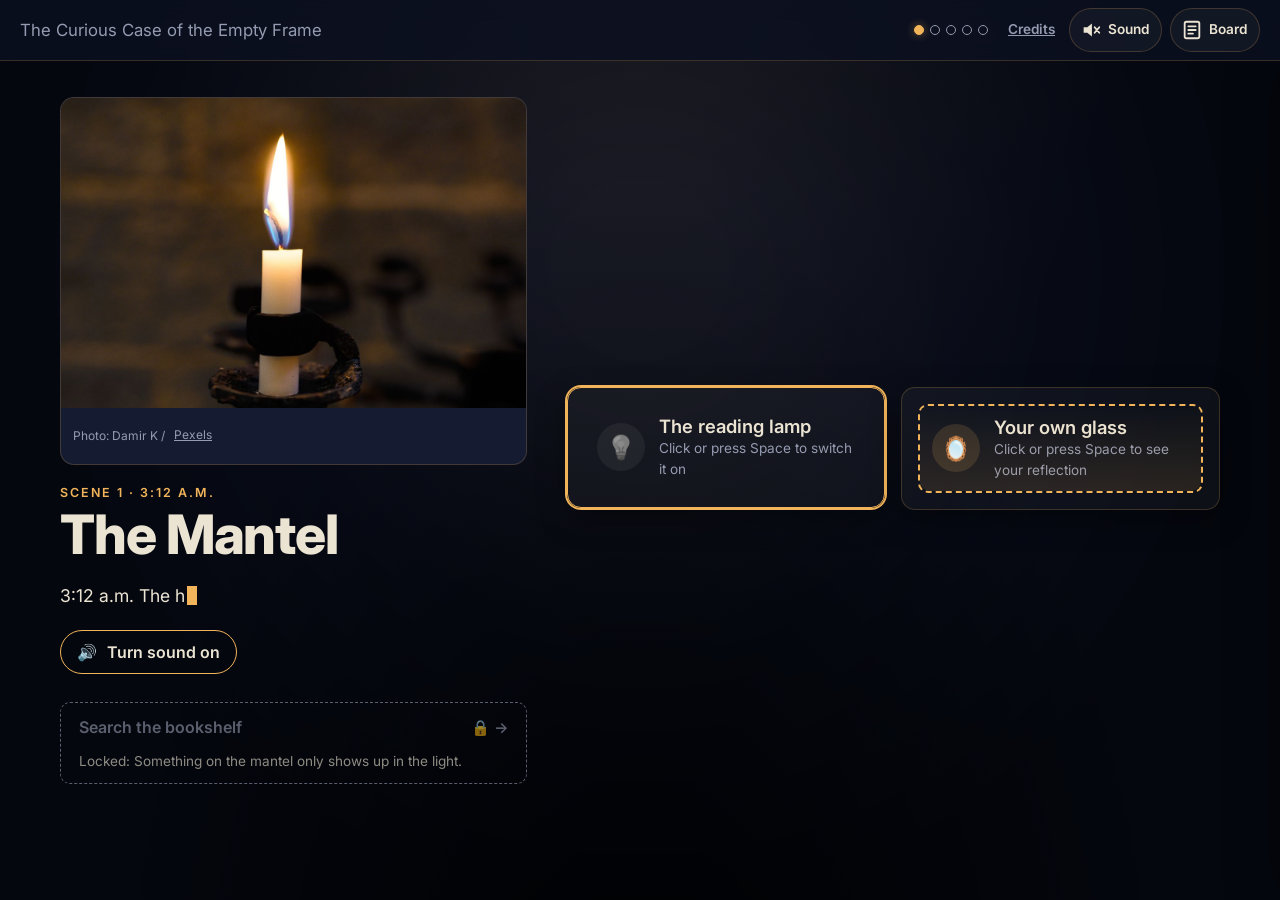
<file: index.html>
<!doctype html>
<html lang="en">
<head>
  <meta charset="utf-8">
  <meta name="viewport" content="width=device-width, initial-scale=1">
  <title>The Curious Case of the Empty Frame</title>
  <meta name="description" content="An interactive discovery mystery: you are a picture frame that wakes up empty at 3:12 a.m.">

  <link rel="preconnect" href="https://fonts.googleapis.com">
  <link rel="preconnect" href="https://fonts.gstatic.com" crossorigin>
  <link href="https://fonts.googleapis.com/css2?family=Inter:wght@400;600;800&display=swap" rel="stylesheet">

  <link rel="stylesheet" href="css/main.css">
  <link rel="stylesheet" href="css/scenes.css">
  <link rel="stylesheet" href="css/animations.css">

  <script src="js/state.js" defer></script>
  <script src="js/interactions.js" defer></script>
  <script src="js/ui.js" defer></script>
  <script src="js/scenes.js" defer></script>
</head>
<body class="theme-mantel">
  <a class="skip-link" href="#scene-container">Skip to the scene</a>

  <header class="topbar">
    <p class="topbar__title" id="game-title">The Curious Case of the Empty Frame</p>

    <nav class="topbar__nav" aria-label="Investigation tools">
      <ol class="progress" id="progress" aria-label="Investigation progress"></ol>

      <a class="topbar__link" href="credits.html">Credits</a>

      <button class="icon-btn icon-btn--labelled" id="audio-toggle" type="button" aria-pressed="false" aria-label="Ambient sound: off">
        <svg class="icon-btn__icon icon-btn__icon--off" viewBox="0 0 24 24" aria-hidden="true"><path d="M4 9h4l5-4v14l-5-4H4z" fill="currentColor"/><path d="M16 9l5 6M21 9l-5 6" stroke="currentColor" stroke-width="2" stroke-linecap="round"/></svg>
        <svg class="icon-btn__icon icon-btn__icon--on" viewBox="0 0 24 24" aria-hidden="true"><path d="M4 9h4l5-4v14l-5-4H4z" fill="currentColor"/><path d="M16 8.5a5 5 0 0 1 0 7M18.5 6a8.5 8.5 0 0 1 0 12" stroke="currentColor" stroke-width="2" fill="none" stroke-linecap="round"/></svg>
        <span class="icon-btn__text" aria-hidden="true">Sound</span>
      </button>

      <button class="icon-btn icon-btn--labelled icon-btn--journal" id="journal-toggle" type="button" aria-controls="evidence-board" aria-expanded="false" aria-label="Open the evidence board">
        <svg class="icon-btn__icon" viewBox="0 0 24 24" aria-hidden="true"><rect x="4" y="3" width="16" height="18" rx="2" fill="none" stroke="currentColor" stroke-width="2"/><path d="M8 8h8M8 12h8M8 16h5" stroke="currentColor" stroke-width="2" stroke-linecap="round"/></svg>
        <span class="icon-btn__text" aria-hidden="true">Board</span>
        <span class="icon-btn__badge" id="journal-count" aria-hidden="true">0</span>
      </button>
    </nav>
  </header>

  <main class="stage-wrap">
    <div id="scene-container" class="scene-container" tabindex="-1" aria-live="polite">
      <p class="loading">Waking up…</p>
    </div>
  </main>

  <div class="board-backdrop" id="board-backdrop" hidden></div>
  <div class="board" id="evidence-board" role="dialog" aria-modal="true" aria-labelledby="board-title">
    <header class="board__header">
      <h2 class="board__title" id="board-title">Evidence Board</h2>
      <button class="icon-btn board__close" id="board-close" type="button" aria-label="Close the evidence board">
        <svg class="icon-btn__icon" viewBox="0 0 24 24" aria-hidden="true"><path d="M6 6l12 12M18 6L6 18" stroke="currentColor" stroke-width="2" stroke-linecap="round"/></svg>
      </button>
    </header>

    <section class="board__section">
      <h3 class="board__heading">Path</h3>
      <p class="board__path" id="board-path"></p>
    </section>

    <section class="board__section">
      <h3 class="board__heading">Rooms</h3>
      <ul class="board__rooms" id="board-rooms"></ul>
    </section>

    <section class="board__section">
      <h3 class="board__heading">Clues &amp; evidence</h3>
      <ul class="board__clues" id="board-clues"></ul>
    </section>

    <section class="board__section">
      <h3 class="board__heading">Discoveries</h3>
      <ol class="board__log" id="board-log" aria-live="polite"></ol>
    </section>
  </div>

  <dialog class="continue" id="continue-dialog" aria-labelledby="continue-title">
    <h2 class="continue__title" id="continue-title">Continue your investigation?</h2>
    <p class="continue__body" id="continue-body"></p>
    <div class="continue__actions">
      <button class="btn btn--primary" id="continue-yes" type="button">Continue</button>
      <button class="btn btn--ghost" id="continue-no" type="button">Start over</button>
    </div>
  </dialog>

  <div class="transition-overlay" id="transition-overlay" aria-hidden="true">
    <div class="transition-overlay__grain"></div>
    <div class="transition-overlay__flicker"></div>
  </div>

  <div class="toast-region" id="toast-region" role="status" aria-live="polite"></div>
</body>
</html>
</file>
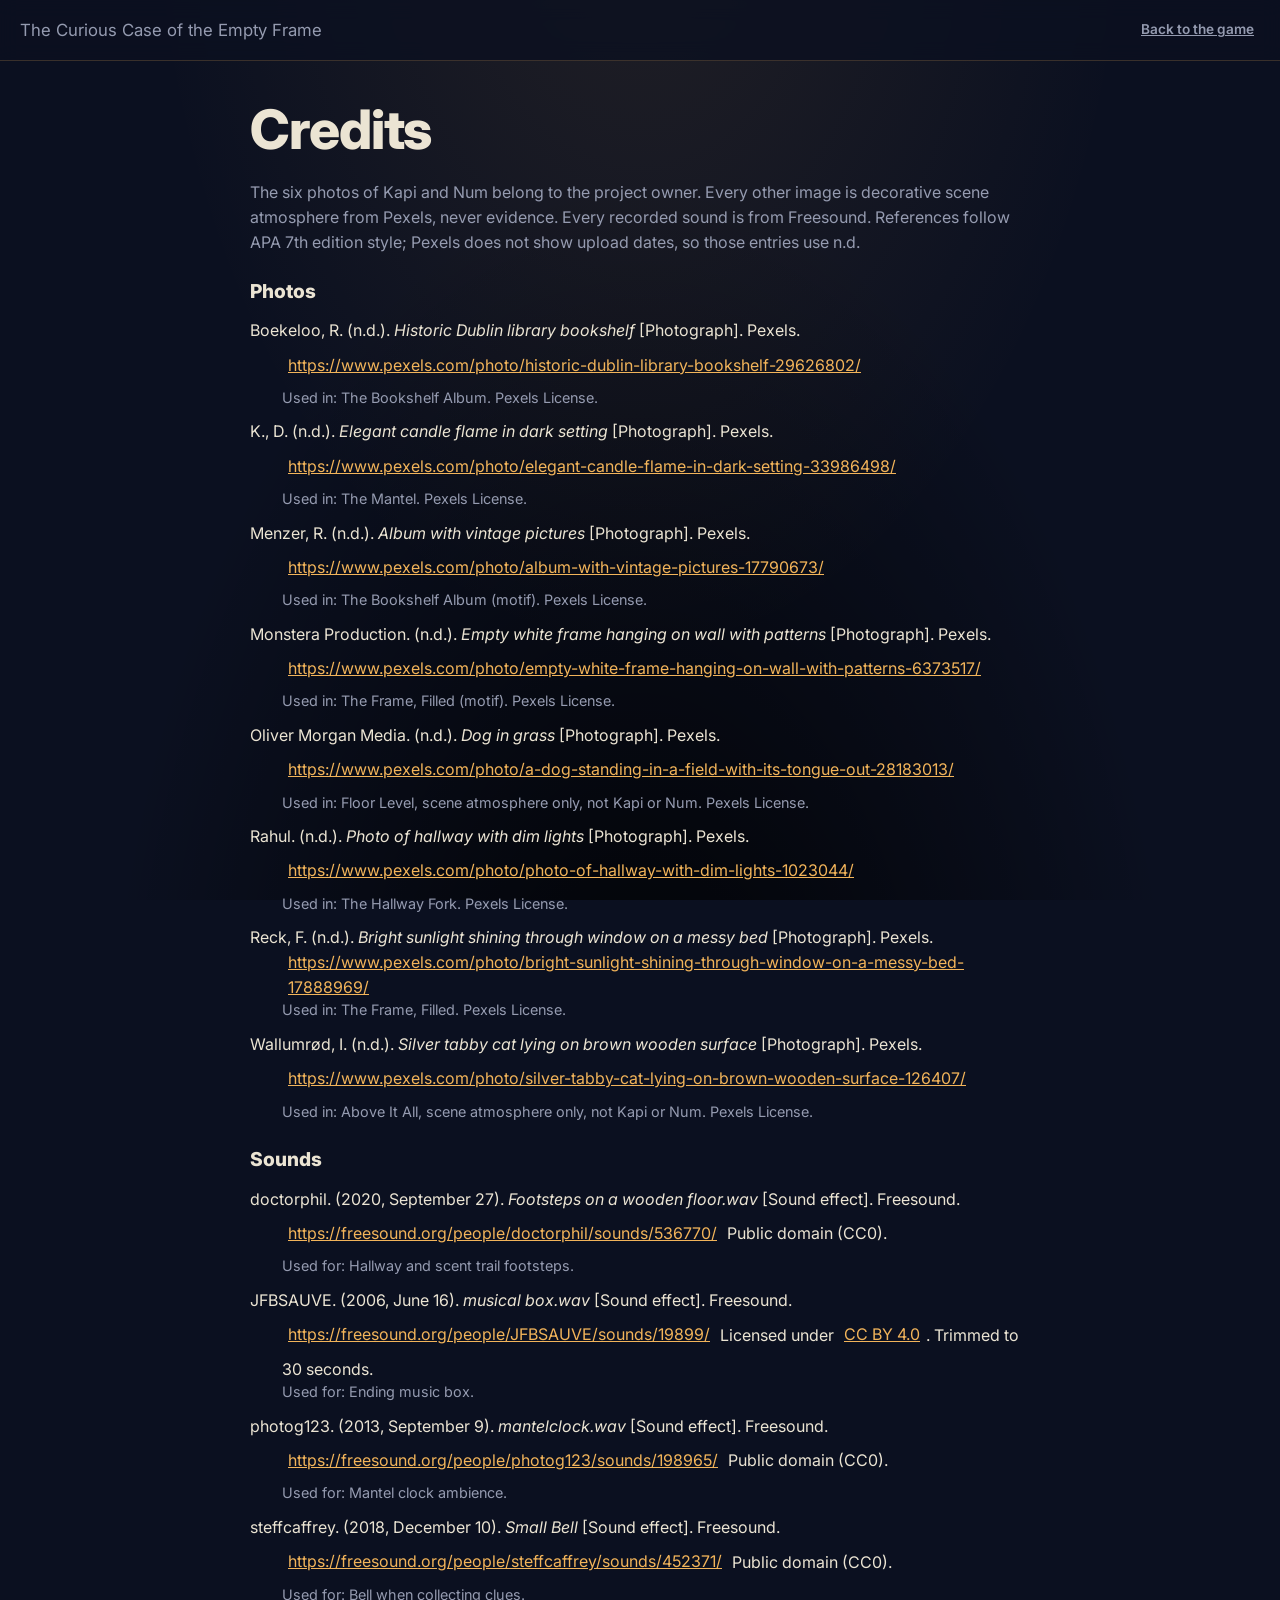
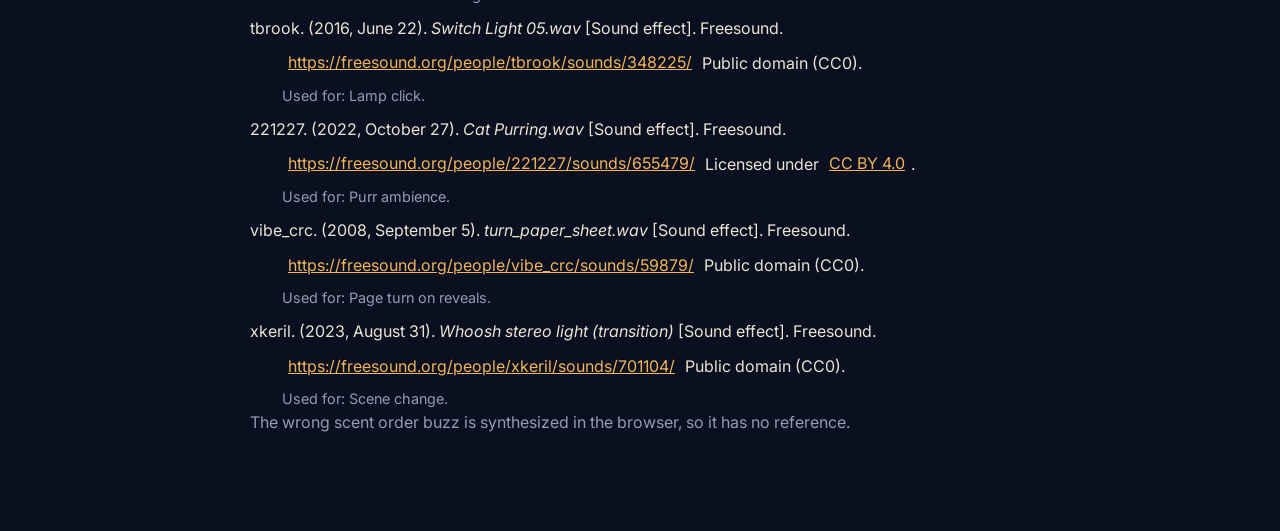
<file: credits.html>
<!doctype html>
<html lang="en">
<head>
  <meta charset="utf-8">
  <meta name="viewport" content="width=device-width, initial-scale=1">
  <title>Credits · The Curious Case of the Empty Frame</title>
  <link rel="preconnect" href="https://fonts.googleapis.com">
  <link rel="preconnect" href="https://fonts.gstatic.com" crossorigin>
  <link href="https://fonts.googleapis.com/css2?family=Inter:wght@400;600;800&display=swap" rel="stylesheet">
  <link rel="stylesheet" href="css/main.css">
  <link rel="stylesheet" href="css/scenes.css">
</head>
<body class="theme-mantel">
  <header class="topbar">
    <p class="topbar__title">The Curious Case of the Empty Frame</p>
    <nav class="topbar__nav" aria-label="Site">
      <a class="topbar__link" href="index.html">Back to the game</a>
    </nav>
  </header>

  <main class="stage-wrap credits">
    <h1 class="scene__title">Credits</h1>
    <p class="credits__intro">The six photos of Kapi and Num belong to the project owner. Every other image is decorative scene atmosphere from Pexels, never evidence. Every recorded sound is from Freesound. References follow APA 7th edition style; Pexels does not show upload dates, so those entries use n.d.</p>

    <section class="credits__section" aria-labelledby="credits-photos">
      <h2 class="credits__heading" id="credits-photos">Photos</h2>
      <ul class="credits__list credits__list--refs">
        <li>Boekeloo, R. (n.d.). <em>Historic Dublin library bookshelf</em> [Photograph]. Pexels. <a href="https://www.pexels.com/photo/historic-dublin-library-bookshelf-29626802/">https://www.pexels.com/photo/historic-dublin-library-bookshelf-29626802/</a> <span class="credits__use">Used in: The Bookshelf Album. Pexels License.</span></li>
        <li>K., D. (n.d.). <em>Elegant candle flame in dark setting</em> [Photograph]. Pexels. <a href="https://www.pexels.com/photo/elegant-candle-flame-in-dark-setting-33986498/">https://www.pexels.com/photo/elegant-candle-flame-in-dark-setting-33986498/</a> <span class="credits__use">Used in: The Mantel. Pexels License.</span></li>
        <li>Menzer, R. (n.d.). <em>Album with vintage pictures</em> [Photograph]. Pexels. <a href="https://www.pexels.com/photo/album-with-vintage-pictures-17790673/">https://www.pexels.com/photo/album-with-vintage-pictures-17790673/</a> <span class="credits__use">Used in: The Bookshelf Album (motif). Pexels License.</span></li>
        <li>Monstera Production. (n.d.). <em>Empty white frame hanging on wall with patterns</em> [Photograph]. Pexels. <a href="https://www.pexels.com/photo/empty-white-frame-hanging-on-wall-with-patterns-6373517/">https://www.pexels.com/photo/empty-white-frame-hanging-on-wall-with-patterns-6373517/</a> <span class="credits__use">Used in: The Frame, Filled (motif). Pexels License.</span></li>
        <li>Oliver Morgan Media. (n.d.). <em>Dog in grass</em> [Photograph]. Pexels. <a href="https://www.pexels.com/photo/a-dog-standing-in-a-field-with-its-tongue-out-28183013/">https://www.pexels.com/photo/a-dog-standing-in-a-field-with-its-tongue-out-28183013/</a> <span class="credits__use">Used in: Floor Level, scene atmosphere only, not Kapi or Num. Pexels License.</span></li>
        <li>Rahul. (n.d.). <em>Photo of hallway with dim lights</em> [Photograph]. Pexels. <a href="https://www.pexels.com/photo/photo-of-hallway-with-dim-lights-1023044/">https://www.pexels.com/photo/photo-of-hallway-with-dim-lights-1023044/</a> <span class="credits__use">Used in: The Hallway Fork. Pexels License.</span></li>
        <li>Reck, F. (n.d.). <em>Bright sunlight shining through window on a messy bed</em> [Photograph]. Pexels. <a href="https://www.pexels.com/photo/bright-sunlight-shining-through-window-on-a-messy-bed-17888969/">https://www.pexels.com/photo/bright-sunlight-shining-through-window-on-a-messy-bed-17888969/</a> <span class="credits__use">Used in: The Frame, Filled. Pexels License.</span></li>
        <li>Wallumrød, I. (n.d.). <em>Silver tabby cat lying on brown wooden surface</em> [Photograph]. Pexels. <a href="https://www.pexels.com/photo/silver-tabby-cat-lying-on-brown-wooden-surface-126407/">https://www.pexels.com/photo/silver-tabby-cat-lying-on-brown-wooden-surface-126407/</a> <span class="credits__use">Used in: Above It All, scene atmosphere only, not Kapi or Num. Pexels License.</span></li>
      </ul>
    </section>

    <section class="credits__section" aria-labelledby="credits-sounds">
      <h2 class="credits__heading" id="credits-sounds">Sounds</h2>
      <ul class="credits__list credits__list--refs">
        <li>doctorphil. (2020, September 27). <em>Footsteps on a wooden floor.wav</em> [Sound effect]. Freesound. <a href="https://freesound.org/people/doctorphil/sounds/536770/">https://freesound.org/people/doctorphil/sounds/536770/</a> Public domain (CC0). <span class="credits__use">Used for: Hallway and scent trail footsteps.</span></li>
        <li>JFBSAUVE. (2006, June 16). <em>musical box.wav</em> [Sound effect]. Freesound. <a href="https://freesound.org/people/JFBSAUVE/sounds/19899/">https://freesound.org/people/JFBSAUVE/sounds/19899/</a> Licensed under <a href="https://creativecommons.org/licenses/by/4.0/">CC BY 4.0</a>. Trimmed to 30 seconds. <span class="credits__use">Used for: Ending music box.</span></li>
        <li>photog123. (2013, September 9). <em>mantelclock.wav</em> [Sound effect]. Freesound. <a href="https://freesound.org/people/photog123/sounds/198965/">https://freesound.org/people/photog123/sounds/198965/</a> Public domain (CC0). <span class="credits__use">Used for: Mantel clock ambience.</span></li>
        <li>steffcaffrey. (2018, December 10). <em>Small Bell</em> [Sound effect]. Freesound. <a href="https://freesound.org/people/steffcaffrey/sounds/452371/">https://freesound.org/people/steffcaffrey/sounds/452371/</a> Public domain (CC0). <span class="credits__use">Used for: Bell when collecting clues.</span></li>
        <li>tbrook. (2016, June 22). <em>Switch Light 05.wav</em> [Sound effect]. Freesound. <a href="https://freesound.org/people/tbrook/sounds/348225/">https://freesound.org/people/tbrook/sounds/348225/</a> Public domain (CC0). <span class="credits__use">Used for: Lamp click.</span></li>
        <li>221227. (2022, October 27). <em>Cat Purring.wav</em> [Sound effect]. Freesound. <a href="https://freesound.org/people/221227/sounds/655479/">https://freesound.org/people/221227/sounds/655479/</a> Licensed under <a href="https://creativecommons.org/licenses/by/4.0/">CC BY 4.0</a>. <span class="credits__use">Used for: Purr ambience.</span></li>
        <li>vibe_crc. (2008, September 5). <em>turn_paper_sheet.wav</em> [Sound effect]. Freesound. <a href="https://freesound.org/people/vibe_crc/sounds/59879/">https://freesound.org/people/vibe_crc/sounds/59879/</a> Public domain (CC0). <span class="credits__use">Used for: Page turn on reveals.</span></li>
        <li>xkeril. (2023, August 31). <em>Whoosh stereo light (transition)</em> [Sound effect]. Freesound. <a href="https://freesound.org/people/xkeril/sounds/701104/">https://freesound.org/people/xkeril/sounds/701104/</a> Public domain (CC0). <span class="credits__use">Used for: Scene change.</span></li>
      </ul>
      <p class="credits__intro">The wrong scent order buzz is synthesized in the browser, so it has no reference.</p>
    </section>
  </main>
</body>
</html>
</file>
<file: css/main.css>
*,
*::before,
*::after {
  box-sizing: border-box;
}

:root {

  --font-ui: 'Inter', system-ui, -apple-system, "Segoe UI", Helvetica, Arial, sans-serif;
  --font-display: var(--font-ui);
  --font-narration: var(--font-ui);
  --radius: 14px;
  --radius-sm: 10px;
  --gutter: 16px;
  --topbar-h: 60px;
  --tap: 44px;

  --bg: #0d1220;
  --bg-2: #161d33;
  --fg: #ece6d8;
  --muted: #9aa0b5;
  --accent: #f2b45a;
  --accent-ink: #1a1206;
  --card: rgba(255, 255, 255, 0.05);
  --card-border: rgba(242, 180, 90, 0.22);
  --glow: rgba(242, 180, 90, 0.45);
  --texture: none;
  --shadow: 0 10px 30px rgba(0, 0, 0, 0.35);
}

html {
  -webkit-text-size-adjust: 100%;
}

body {
  margin: 0;
  min-height: 100vh;
  min-height: 100dvh;
  font-family: var(--font-ui);
  font-size: 1rem;
  line-height: 1.55;
  color: var(--fg);
  background-color: var(--bg);
  background-image: var(--texture);
  background-attachment: fixed;
  overflow-x: hidden;
}

img {
  display: block;
  max-width: 100%;
}

button {
  font: inherit;
  color: inherit;
}

h1,
h2,
h3,
p {
  margin: 0;
}

h1,
h2,
h3 {
  font-family: var(--font-ui);
}

:focus-visible {
  outline: 3px solid var(--accent);
  outline-offset: 3px;
}

.visually-hidden {
  position: absolute !important;
  width: 1px;
  height: 1px;
  padding: 0;
  margin: -1px;
  overflow: hidden;
  clip: rect(0 0 0 0);
  white-space: nowrap;
  border: 0;
}

.skip-link {
  position: absolute;
  left: var(--gutter);
  top: -100px;
  z-index: 100;
  padding: 10px 14px;
  border-radius: var(--radius-sm);
  background: var(--accent);
  color: var(--accent-ink);
  font-weight: 600;
  text-decoration: none;
}

.skip-link:focus {
  top: 10px;
}

[hidden] {
  display: none !important;
}

.topbar {
  position: sticky;
  top: 0;
  z-index: 55;
  display: flex;
  align-items: center;
  justify-content: space-between;
  gap: 12px;
  min-height: var(--topbar-h);
  padding: 8px var(--gutter);
  background: color-mix(in srgb, var(--bg) 82%, transparent);
  backdrop-filter: blur(10px);
  -webkit-backdrop-filter: blur(10px);
  border-bottom: 1px solid var(--card-border);
}

.topbar__title {
  flex: 1 1 auto;
  min-width: 0;
  overflow: hidden;
  font-family: var(--font-display);
  font-size: 0.95rem;
  white-space: nowrap;
  text-overflow: ellipsis;
  color: var(--muted);
}

.topbar__nav {
  display: flex;
  flex: 0 0 auto;
  align-items: center;
  gap: 8px;
}

.icon-btn {
  position: relative;
  display: inline-grid;
  place-items: center;
  width: var(--tap);
  height: var(--tap);
  padding: 0;
  border: 1px solid var(--card-border);
  border-radius: 50%;
  background: var(--card);
  color: var(--fg);
  cursor: pointer;
}

.icon-btn__icon {
  width: 22px;
  height: 22px;
}

.icon-btn__icon--on,
.icon-btn.is-on .icon-btn__icon--off {
  display: none;
}

.icon-btn.is-on .icon-btn__icon--on {
  display: block;
}

.icon-btn.is-on {
  border-color: var(--accent);
  color: var(--accent);
}

.icon-btn__badge {
  position: absolute;
  top: -4px;
  right: -4px;
  min-width: 20px;
  height: 20px;
  padding: 0 5px;
  border-radius: 10px;
  background: var(--accent);
  color: var(--accent-ink);
  font-size: 0.72rem;
  font-weight: 600;
  line-height: 20px;
  text-align: center;
}

.icon-btn__badge.is-empty {
  display: none;
}

.progress {
  display: none;
  gap: 6px;
  margin: 0 6px 0 0;
  padding: 0;
  list-style: none;
}

.progress__dot {
  width: 10px;
  height: 10px;
  border: 1.5px solid var(--muted);
  border-radius: 50%;
}

.progress__dot.is-visited {
  background: var(--muted);
}

.progress__dot.is-current {
  border-color: var(--accent);
  background: var(--accent);
  box-shadow: 0 0 10px var(--glow);
}

.stage-wrap {
  width: 100%;
  max-width: 1200px;
  margin: 0 auto;
  padding: 20px var(--gutter) 96px;
}

.scene-container {
  outline: none;
}

.loading {
  padding: 40vh 0;
  text-align: center;
  font-family: var(--font-narration);
  color: var(--muted);
}

.scene {
  position: relative;
  display: grid;
  gap: 28px;
}

.scene__side {
  display: contents;
}

.scene__intro {
  order: 1;
  display: grid;
  align-content: start;
  gap: 18px;
}

.scene__stage {
  order: 2;
}

.scene__exits {
  order: 3;
}

.scene__kicker {
  font-size: 0.78rem;
  font-weight: 600;
  letter-spacing: 0.16em;
  text-transform: uppercase;
  color: var(--accent);
}

.scene__title {
  margin-top: 4px;
  font-family: var(--font-display);
  font-size: clamp(2rem, 8vw, 3.4rem);
  font-weight: 800;
  letter-spacing: -0.02em;
  line-height: 1.05;
  outline: none;
}

.scene__narration {
  font-family: var(--font-narration);
  font-size: 1.05rem;
  line-height: 1.75;
  cursor: pointer;
}

.scene__narration.is-typed {
  cursor: auto;
}

.typewriter__cursor {
  display: inline-block;
  width: 0.55em;
  height: 1.1em;
  margin-left: 2px;
  vertical-align: -0.15em;
  background: var(--accent);
}

.scene__stage {
  display: grid;
  grid-template-columns: 1fr;
  align-items: start;
  gap: 16px;
}

.scene__exits {
  display: grid;
  gap: 10px;
  margin-top: 6px;
}

.obj {
  position: relative;
  min-width: 0;
  padding: 16px;
  border: 1px solid var(--card-border);
  border-radius: var(--radius);
  background: var(--card);
  box-shadow: var(--shadow);
}

.obj--magnifier,
.obj--sequence,
.obj--timeline {
  grid-column: 1 / -1;
}

.obj__trigger {
  display: grid;
  grid-template-columns: auto 1fr;
  grid-template-areas:
    'icon label'
    'icon hint';
  align-items: center;
  column-gap: 14px;
  width: 100%;
  min-height: 64px;
  padding: 10px 12px;
  border: 1px solid transparent;
  border-radius: var(--radius-sm);
  background: transparent;
  text-align: left;
  cursor: pointer;
}

.obj__icon {
  grid-area: icon;
  display: inline-grid;
  place-items: center;
  width: 48px;
  height: 48px;
  border-radius: 50%;
  background: color-mix(in srgb, var(--accent) 14%, transparent);
  font-size: 1.5rem;
}

.obj__label {
  grid-area: label;
  font-family: var(--font-display);
  font-size: 1.15rem;
  font-weight: 600;
  line-height: 1.25;
}

.obj__hint {
  grid-area: hint;
  font-size: 0.85rem;
  color: var(--muted);
}

.obj__head {
  display: grid;
  grid-template-columns: auto 1fr;
  grid-template-areas:
    'icon label'
    'icon hint';
  align-items: center;
  column-gap: 14px;
  padding: 10px 12px 0;
}

.obj.is-revealed .obj__trigger {
  cursor: default;
}

.obj.is-revealed .obj__hint {
  visibility: hidden;
}

.obj__reveal {
  display: grid;
  gap: 12px;
  margin-top: 12px;
}

.obj__text {
  line-height: 1.6;
}

.obj__figure {
  margin: 0;
  overflow: hidden;
  border-radius: var(--radius-sm);
  background: var(--bg-2);
}

.obj__figure img {
  width: 100%;
  aspect-ratio: 4 / 5;
  object-fit: cover;
}

.obj__trigger--peek {
  position: relative;
  overflow: hidden;
}

.obj__cover {
  position: absolute;
  inset: 0;
  border-radius: inherit;
  background: linear-gradient(180deg, transparent, color-mix(in srgb, var(--accent) 12%, transparent));
  pointer-events: none;
}

.obj.is-revealed .obj__cover {
  opacity: 0;
}

.scene-hero,
.scene-motif {
  margin: 0;
  overflow: hidden;
  border: 1px solid var(--card-border);
  border-radius: var(--radius);
  background: var(--bg-2);
}

.scene-hero img {
  width: 100%;
  aspect-ratio: 3 / 2;
  object-fit: cover;
}

.scene-motif {
  max-width: 320px;
}

.scene-motif img {
  width: 100%;
  aspect-ratio: 4 / 3;
  object-fit: cover;
}

.scene-hero__caption,
.scene-motif__caption {
  padding: 6px 12px;
  font-size: 0.75rem;
  color: var(--muted);
}

.scene-hero__caption a,
.scene-motif__caption a {
  color: inherit;
}

.scene-hero__note {
  font-weight: 600;
  color: var(--fg);
}

.sound-prompt {
  display: inline-flex;
  align-items: center;
  justify-self: start;
  gap: 10px;
  min-height: var(--tap);
  padding: 8px 16px;
  border: 1px solid var(--accent);
  border-radius: 999px;
  background: transparent;
  color: var(--fg);
  font-weight: 600;
  cursor: pointer;
}

.sound-prompt.is-on {
  background: color-mix(in srgb, var(--accent) 18%, transparent);
}

.sound-prompt.is-loading,
.icon-btn.is-loading {
  cursor: progress;
  opacity: 0.75;
}

.topbar__link {
  display: inline-grid;
  place-items: center;
  min-height: var(--tap);
  padding: 0 6px;
  color: var(--muted);
  font-size: 0.85rem;
  font-weight: 600;
}

.obj:not(.is-revealed) .obj__trigger:focus-visible,
.drag-item:focus-visible,
.album__spot:not(.is-examined):focus-visible,
.trail__spot:not(.is-found):focus-visible {
  outline: 3px solid var(--accent);
  outline-offset: 3px;
}

.credits {
  display: grid;
  gap: 22px;
  max-width: 820px;
}

.credits__intro {
  color: var(--muted);
}

.credits__heading {
  font-size: 1.2rem;
  font-weight: 800;
}

.credits__list {
  display: grid;
  gap: 10px;
  margin: 12px 0 0;
  padding-left: 18px;
}

.credits__list a {
  color: var(--accent);
}

.credits__list--refs {
  list-style: none;
  padding-left: 0;
}

.credits__list--refs li {
  padding-left: 2em;
  text-indent: -2em;
}

.credits__use {
  display: block;
  text-indent: 0;
  color: var(--muted);
  font-size: 0.9rem;
}

.drag-zone {
  position: relative;
  margin-top: 12px;
  min-height: 190px;
  overflow: hidden;
  border-radius: var(--radius-sm);
}

.drag-zone__under {
  min-height: 190px;
  padding: 14px;
  border: 1.5px dashed var(--card-border);
  border-radius: var(--radius-sm);
}

.drag-zone__under .obj__reveal {
  margin-top: 0;
}

.drag-zone__placeholder {
  display: grid;
  place-items: center;
  min-height: 160px;
  font-family: var(--font-display);
  font-size: 3rem;
  color: var(--muted);
  opacity: 0.4;
}

.drag-item {
  position: absolute;
  top: 50%;
  left: 50%;
  z-index: 2;
  display: grid;
  place-items: center;
  align-content: center;
  gap: 6px;
  width: min(220px, 80%);
  height: 160px;
  padding: 12px;
  border: 1px solid rgba(0, 0, 0, 0.25);
  border-radius: var(--radius-sm);
  background: var(--bg-2);
  box-shadow: 0 14px 30px rgba(0, 0, 0, 0.35);
  cursor: grab;
  touch-action: none;
  user-select: none;
  -webkit-user-select: none;
  transform: translate(calc(-50% + var(--drag-x, 0px)), calc(-50% + var(--drag-y, 0px)));
}

.drag-item.is-dragging {
  cursor: grabbing;
}

.drag-item.is-lifted {
  opacity: 0;
  pointer-events: none;
}

.drag-item.is-gone {
  visibility: hidden;
}

.drag-item__icon {
  font-size: 1.8rem;
}

.drag-item__label {
  font-size: 0.85rem;
  font-weight: 600;
  text-align: center;
}

[data-id='paw_prints'] .drag-item {
  width: 150px;
  height: 150px;
  border-radius: 50%;
  background:
    radial-gradient(circle at 50% 50%, transparent 52%, rgba(0, 0, 0, 0.15) 53% 56%, transparent 57%),
    repeating-radial-gradient(circle at 40% 45%, #b98a5a 0 3px, #a87a4c 3px 6px);
  color: #2e1d0e;
}

[data-id='bow_tie'] .drag-item {
  width: 86%;
  background:
    repeating-linear-gradient(0deg, rgba(255, 255, 255, 0.12) 0 10px, transparent 10px 20px),
    repeating-linear-gradient(90deg, rgba(120, 40, 30, 0.55) 0 10px, transparent 10px 20px),
    #c7a46a;
  color: #2a1a0b;
}

[data-id='silver_whisker'] .drag-item {
  width: 86%;
  height: 92%;
  background:
    repeating-linear-gradient(90deg, rgba(255, 255, 255, 0.08) 0 14px, rgba(0, 0, 0, 0.12) 14px 28px),
    #3e4f6a;
  color: #e3e9f2;
}

.album {
  --lens-x: 50%;
  --lens-y: 50%;
  position: relative;
  margin-top: 12px;
  aspect-ratio: 4 / 5;
  overflow: hidden;
  border-radius: var(--radius-sm);
  background:
    linear-gradient(90deg, transparent 49%, rgba(70, 45, 20, 0.35) 49.5% 50.5%, transparent 51%),
    repeating-linear-gradient(0deg, transparent 0 23px, rgba(90, 60, 30, 0.08) 23px 24px),
    #f3ead6;
  box-shadow: inset 0 0 40px rgba(90, 60, 30, 0.35);
  touch-action: none;
}

.album::after {
  content: '';
  position: absolute;
  inset: 0;
  background: radial-gradient(circle at var(--lens-x) var(--lens-y), transparent 48px, rgba(40, 25, 10, 0.28) 130px);
  pointer-events: none;
}

.album__pages {
  position: absolute;
  inset: 0;
}

.album__spot {
  position: absolute;
  display: grid;
  place-items: center;
  min-width: var(--tap);
  min-height: var(--tap);
  padding: 8px;
  border: 2px dashed rgba(90, 60, 30, 0.35);
  border-radius: 6px;
  background: rgba(255, 255, 255, 0.25);
  color: #5a3e22;
  font-family: var(--font-narration);
  font-size: 0.85rem;
  text-align: center;
  cursor: zoom-in;
}

.album__spot-label {
  filter: blur(2.5px);
  opacity: 0.6;
}

.album__spot.is-examined {
  border-style: solid;
  border-color: var(--accent);
  background: rgba(255, 255, 255, 0.55);
  cursor: default;
}

.album__spot.is-examined .album__spot-label {
  filter: none;
  opacity: 1;
}

.album__spot--1 {
  top: 8%;
  left: 6%;
  width: 38%;
  height: 34%;
}

.album__spot--2 {
  right: 6%;
  bottom: 8%;
  width: 38%;
  height: 34%;
}

.album__spot--3 {
  top: 44%;
  left: 50%;
  width: 22%;
  height: 14%;
  transform: translateX(-50%);
}

.lens {
  position: absolute;
  top: var(--lens-y);
  left: var(--lens-x);
  z-index: 3;
  width: 84px;
  height: 84px;
  padding: 0;
  border: 6px solid #b08a3e;
  border-radius: 50%;
  background: radial-gradient(circle at 35% 30%, rgba(255, 255, 255, 0.45), rgba(255, 255, 255, 0.05) 60%);
  box-shadow: 0 8px 20px rgba(0, 0, 0, 0.35), inset 0 0 0 2px rgba(255, 255, 255, 0.4);
  cursor: grab;
  touch-action: none;
  transform: translate(-50%, -50%);
}

.lens::after {
  content: '';
  position: absolute;
  right: -26px;
  bottom: -26px;
  width: 34px;
  height: 12px;
  border-radius: 6px;
  background: #6b4a22;
  transform: rotate(45deg);
}

.album.is-searching .lens {
  cursor: grabbing;
}

.album__findings {
  display: grid;
  gap: 8px;
  margin: 12px 0 0;
  padding: 0;
  list-style: none;
}

.album__finding {
  padding: 8px 12px;
  border-left: 3px solid var(--accent);
  font-family: var(--font-narration);
  font-size: 0.95rem;
}

.album__findings:empty {
  display: none;
}

.trail {
  display: grid;
  gap: 10px;
  margin-top: 12px;
}

.trail__spot {
  display: grid;
  gap: 4px;
  min-height: 76px;
  padding: 12px 14px;
  border: 1px solid var(--card-border);
  border-radius: var(--radius-sm);
  background: transparent;
  text-align: left;
  cursor: pointer;
}

.trail__strength {
  font-size: 0.72rem;
  font-weight: 600;
  letter-spacing: 0.14em;
  text-transform: uppercase;
  color: var(--accent);
}

.trail__spot--faint {
  background: linear-gradient(90deg, color-mix(in srgb, var(--accent) 6%, transparent), transparent);
}

.trail__spot--stronger {
  background: linear-gradient(90deg, color-mix(in srgb, var(--accent) 14%, transparent), transparent);
}

.trail__spot--strongest {
  background: linear-gradient(90deg, color-mix(in srgb, var(--accent) 26%, transparent), transparent);
}

.trail__spot.is-found {
  border-style: dashed;
  opacity: 0.55;
  cursor: default;
}

.trail__spot.is-found .trail__strength::after {
  content: ' · found';
}

.trail__status {
  min-height: 1.5em;
  margin-top: 8px;
  color: var(--muted);
}

.trail__found {
  display: grid;
  gap: 14px;
}

.trail__item {
  display: grid;
  gap: 10px;
}

.timeline {
  display: grid;
  grid-template-columns: repeat(2, 1fr);
  gap: 12px;
  margin: 0;
  padding: 0;
  list-style: none;
}

.timeline__item {
  display: grid;
  gap: 6px;
  opacity: 0;
}

.timeline__item.is-shown {
  opacity: 1;
}

.timeline__figure {
  margin: 0;
  overflow: hidden;
  border: 6px solid #fffaf2;
  border-radius: 4px;
  box-shadow: 0 6px 16px rgba(60, 30, 20, 0.25);
}

.timeline__figure img {
  width: 100%;
  aspect-ratio: 3 / 4;
  object-fit: cover;
}

.timeline__item:nth-child(odd) .timeline__figure {
  transform: rotate(-1.5deg);
}

.timeline__item:nth-child(even) .timeline__figure {
  transform: rotate(1.2deg);
}

.timeline__caption {
  font-family: var(--font-narration);
  font-size: 0.85rem;
  text-align: center;
  color: var(--muted);
}

.timeline__finale {
  margin-top: 22px;
  font-family: var(--font-narration);
  font-size: 1.1rem;
  line-height: 1.75;
}

.final-frame {
  max-width: 520px;
  margin: 28px auto 0;
  padding: 18px;
  border: 14px solid transparent;
  border-image: linear-gradient(135deg, #d9dde3, #8a9099 30%, #f4f6f8 55%, #7b818a 80%, #c9ced6) 1;
  background: #f5ecdc;
  box-shadow: 0 18px 40px rgba(60, 30, 20, 0.3);
}

.final-frame__windows {
  display: grid;
  grid-template-columns: 1fr 1fr;
  gap: 14px;
}

.final-frame__window {
  margin: 0;
  overflow: hidden;
  box-shadow: inset 0 0 0 1px rgba(0, 0, 0, 0.1);
}

.final-frame__window img {
  width: 100%;
  aspect-ratio: 3 / 4;
  object-fit: cover;
}

.final-frame__caption {
  margin-top: 14px;
  font-family: var(--font-display);
  text-align: center;
  color: #6b4a3a;
}

.exit {
  position: relative;
  display: flex;
  align-items: center;
  justify-content: space-between;
  gap: 12px;
  width: 100%;
  min-height: 54px;
  padding: 12px 18px;
  border: 1px solid var(--accent);
  border-radius: var(--radius-sm);
  background: var(--accent);
  color: var(--accent-ink);
  font-weight: 600;
  text-align: left;
  cursor: pointer;
}

.exit__arrow {
  font-size: 1.2rem;
}

.exit--reset {
  background: transparent;
  color: var(--fg);
  border-color: var(--card-border);
}

.exit.is-locked {
  border-style: dashed;
  background: transparent;
  color: var(--muted);
  border-color: var(--muted);
  opacity: 0.6;
  cursor: not-allowed;
}

.exit.is-locked .exit__arrow::before {
  content: '🔒 ';
}

.exit.is-locked .exit__arrow {
  font-size: 0.95rem;
}

.exit {
  flex-wrap: wrap;
}

.exit__label {
  flex: 1 1 auto;
  min-width: 0;
}

.exit__hint {
  flex: 1 0 100%;
  font-size: 0.85rem;
  font-weight: 400;
  line-height: 1.4;
  color: var(--fg);
  overflow-wrap: anywhere;
}

.board-backdrop {
  position: fixed;
  inset: 0;
  z-index: 40;
  background: rgba(5, 5, 8, 0.55);
  opacity: 0;
}

.board-backdrop.is-visible {
  opacity: 1;
}

.board {
  position: fixed;
  top: var(--topbar-h);
  right: 0;
  z-index: 50;
  display: grid;
  align-content: start;
  gap: 22px;
  width: min(420px, 92vw);
  height: calc(100vh - var(--topbar-h));
  height: calc(100dvh - var(--topbar-h));
  padding: 18px var(--gutter) 40px;
  overflow-y: auto;
  background:
    radial-gradient(circle at 20% 10%, rgba(255, 255, 255, 0.06), transparent 40%),
    repeating-radial-gradient(circle at 30% 40%, #6b4b2e 0 1px, #5e4128 1px 3px);
  color: #2b1d10;
  box-shadow: -20px 0 50px rgba(0, 0, 0, 0.45);
  transform: translateX(105%);
}

.board.is-open {
  transform: translateX(0);
}

.board__header {
  display: flex;
  align-items: center;
  justify-content: space-between;
}

.board__title {
  padding: 6px 14px;
  background: #f4ead2;
  font-family: var(--font-display);
  font-size: 1.4rem;
  font-weight: 800;
  box-shadow: 0 4px 10px rgba(0, 0, 0, 0.3);
  transform: rotate(-1.5deg);
}

.board__close {
  background: #f4ead2;
  border-color: rgba(0, 0, 0, 0.2);
  color: #2b1d10;
}

.board__section {
  display: grid;
  gap: 10px;
}

.board__heading {
  font-size: 0.75rem;
  letter-spacing: 0.18em;
  text-transform: uppercase;
  color: #f4ead2;
}

.board__path {
  padding: 10px 14px;
  background: #fff7e0;
  font-family: var(--font-narration);
  box-shadow: 0 4px 10px rgba(0, 0, 0, 0.3);
}

.board__path[data-path='A'] {
  border-left: 6px solid #e8c48f;
}

.board__path[data-path='B'] {
  border-left: 6px solid #9fb4d4;
}

.board__rooms,
.board__clues,
.board__log {
  display: grid;
  gap: 10px;
  margin: 0;
  padding: 0;
  list-style: none;
}

.board__rooms {
  grid-template-columns: repeat(2, 1fr);
}

.board__room {
  padding: 8px 10px;
  background: #e9dfc7;
  font-size: 0.85rem;
  color: #8a7a62;
  box-shadow: 0 3px 8px rgba(0, 0, 0, 0.25);
}

.board__room.is-visited {
  background: #fff7e0;
  color: #2b1d10;
}

.board__room.is-current {
  outline: 2px solid #c0392b;
}

.board__clues {
  grid-template-columns: repeat(2, 1fr);
}

.board__clue {
  position: relative;
  display: grid;
  justify-items: center;
  gap: 6px;
  padding: 14px 8px 10px;
  background: #fff7e0;
  font-size: 0.82rem;
  text-align: center;
  box-shadow: 0 4px 10px rgba(0, 0, 0, 0.3);
}

.board__clue::before {
  content: '';
  position: absolute;
  top: -5px;
  left: 50%;
  width: 12px;
  height: 12px;
  border-radius: 50%;
  background: radial-gradient(circle at 35% 35%, #ff8a80, #c0392b 60%);
  box-shadow: 0 2px 3px rgba(0, 0, 0, 0.4);
  transform: translateX(-50%);
}

.board__clue:nth-child(odd) {
  transform: rotate(-1.2deg);
}

.board__clue:nth-child(even) {
  transform: rotate(1deg);
}

.board__thumb {
  width: 100%;
  aspect-ratio: 1;
  object-fit: cover;
}

.board__icon {
  font-size: 1.8rem;
}

.board__empty {
  grid-column: 1 / -1;
  padding: 10px 14px;
  background: rgba(255, 247, 224, 0.7);
}

.board__log {
  counter-reset: log;
}

.board__entry {
  padding: 8px 12px;
  background: #fff7e0;
  font-family: var(--font-narration);
  font-size: 0.88rem;
  box-shadow: 0 3px 8px rgba(0, 0, 0, 0.25);
}

.continue {
  width: min(440px, calc(100vw - 2 * var(--gutter)));
  padding: 24px;
  border: 1px solid var(--card-border);
  border-radius: var(--radius);
  background: var(--bg-2);
  color: var(--fg);
  box-shadow: var(--shadow);
}

.continue::backdrop {
  background: rgba(5, 5, 8, 0.7);
  backdrop-filter: blur(4px);
}

.continue__title {
  font-family: var(--font-display);
  font-size: 1.5rem;
}

.continue__body {
  margin-top: 10px;
  font-family: var(--font-narration);
  color: var(--muted);
}

.continue__actions {
  display: flex;
  flex-wrap: wrap;
  gap: 10px;
  margin-top: 20px;
}

.btn {
  min-height: var(--tap);
  padding: 10px 18px;
  border: 1px solid var(--accent);
  border-radius: var(--radius-sm);
  font-weight: 600;
  cursor: pointer;
}

.btn--primary {
  background: var(--accent);
  color: var(--accent-ink);
}

.btn--ghost {
  background: transparent;
  color: var(--fg);
  border-color: var(--card-border);
}

.transition-overlay {
  position: fixed;
  inset: 0;
  z-index: 60;
  background: #0b0a09;
  opacity: 0;
  pointer-events: none;
}

.transition-overlay.is-active {
  opacity: 1;
}

.transition-overlay__grain,
.transition-overlay__flicker {
  position: absolute;
  inset: -50%;
}

.transition-overlay__grain {
  background-image: url("data:image/svg+xml,%3Csvg xmlns='http://www.w3.org/2000/svg' width='160' height='160'%3E%3Cfilter id='n'%3E%3CfeTurbulence type='fractalNoise' baseFrequency='0.9' numOctaves='2' stitchTiles='stitch'/%3E%3C/filter%3E%3Crect width='100%25' height='100%25' filter='url(%23n)' opacity='0.55'/%3E%3C/svg%3E");
  opacity: 0.35;
}

.transition-overlay__flicker {
  inset: 0;
  background: radial-gradient(circle at 50% 40%, rgba(242, 180, 90, 0.3), transparent 55%);
}

.fly-clone {
  position: fixed;
  z-index: 70;
  margin: 0;
  pointer-events: none;
  transform-origin: center;
}

.toast-region {
  position: fixed;
  bottom: 16px;
  left: 50%;
  z-index: 80;
  display: grid;
  justify-items: center;
  gap: 8px;
  width: min(520px, calc(100vw - 2 * var(--gutter)));
  pointer-events: none;
  transform: translateX(-50%);
}

.toast {
  padding: 10px 16px;
  border: 1px solid var(--card-border);
  border-radius: 999px;
  background: color-mix(in srgb, var(--bg-2) 92%, transparent);
  color: var(--fg);
  font-size: 0.9rem;
  text-align: center;
  box-shadow: var(--shadow);
}

.toast--locked {
  border-style: dashed;
}

.run-hint {
  display: grid;
  gap: 14px;
  max-width: 560px;
  margin: 12vh auto 0;
  padding: 24px;
  border: 1px solid var(--card-border);
  border-radius: var(--radius);
  background: var(--card);
}

.run-hint__title {
  font-family: var(--font-display);
  font-size: 1.6rem;
}

.run-hint__code {
  display: block;
  padding: 12px 14px;
  border-radius: var(--radius-sm);
  background: rgba(0, 0, 0, 0.4);
  font-size: 0.95rem;
  user-select: all;
}

.run-hint__error {
  font-size: 0.85rem;
  color: var(--muted);
}

@media (min-width: 480px) {
  :root {
    --gutter: 20px;
  }

  .progress {
    display: flex;
  }

  .topbar__title {
    font-size: 1.05rem;
  }

  .album {
    aspect-ratio: 16 / 11;
  }

  .scene__narration {
    font-size: 1.1rem;
  }
}

@media (min-width: 768px) {
  .scene__stage {
    grid-template-columns: repeat(2, 1fr);
  }

  .trail {
    grid-template-columns: repeat(3, 1fr);
  }

  .trail__found {
    grid-template-columns: repeat(3, 1fr);
  }

  .timeline {
    grid-template-columns: repeat(3, 1fr);
  }

  .scene__exits {
    grid-template-columns: repeat(auto-fit, minmax(240px, 1fr));
  }
}

@media (min-width: 1024px) {
  .stage-wrap {
    padding-top: 36px;
  }

  .scene {
    grid-template-columns: minmax(320px, 5fr) 7fr;
    gap: 40px;
  }

  .scene__side {
    position: sticky;
    top: calc(var(--topbar-h) + 24px);
    align-self: start;
    display: grid;
    gap: 22px;
  }

  .scene__exits {
    grid-template-columns: 1fr;
  }

  .timeline {
    grid-template-columns: repeat(6, 1fr);
  }

  .scene--resolution {
    grid-template-columns: 1fr;
  }

  .scene--resolution .scene__side {
    display: contents;
  }

  .scene--resolution .scene__intro {
    max-width: 760px;
  }

  .scene--resolution .scene__exits {
    grid-template-columns: repeat(auto-fit, minmax(260px, 1fr));
  }
}

.icon-btn--labelled {
  grid-auto-flow: column;
  gap: 6px;
  width: auto;
  min-width: var(--tap);
  padding: 0 12px 0 10px;
  border-radius: 999px;
}

.icon-btn__text {
  font-size: 0.85rem;
  font-weight: 600;
}

.scene__status {
  grid-column: 1 / -1;
  margin: 0;
  font-size: 0.95rem;
  font-weight: 600;
  color: var(--accent);
}

.obj.is-new {
  border-color: var(--accent);
  box-shadow: 0 0 0 2px var(--accent), var(--shadow);
}

.obj.is-new::before {
  content: 'New';
  position: absolute;
  top: -11px;
  right: 14px;
  z-index: 2;
  padding: 2px 10px;
  border-radius: 999px;
  background: var(--accent);
  color: var(--accent-ink);
  font-size: 0.72rem;
  font-weight: 800;
  letter-spacing: 0.08em;
  text-transform: uppercase;
}

.obj[data-id=lamp]:not(.is-revealed),
.obj[data-id=the_note]:not(.is-revealed) {
  border-color: var(--accent);
  box-shadow: 0 0 0 2px var(--accent), var(--shadow);
}

.obj.is-waiting {
  border-style: dashed;
  box-shadow: none;
  opacity: 0.75;
  cursor: default;
}

.obj__locked {
  margin: 0;
  padding: 8px 12px;
  color: var(--muted);
}

.obj__locked::before {
  content: '🔒 ';
}

.scene-hero {
  position: relative;
}

.scene--entry:has(.obj[data-id=dust_outline].is-revealed) .scene-hero::after {
  content: 'Dust outline';
  position: absolute;
  left: 26%;
  width: 48%;
  bottom: 54px;
  height: 34%;
  display: grid;
  place-items: end center;
  padding-bottom: 6px;
  border: 3px dashed rgba(255, 214, 150, 0.95);
  border-radius: 4px;
  box-shadow: 0 0 22px rgba(255, 190, 100, 0.65), inset 0 0 22px rgba(255, 190, 100, 0.35);
  color: #ffe2b0;
  font-size: 0.8rem;
  font-weight: 800;
  letter-spacing: 0.08em;
  text-transform: uppercase;
  text-shadow: 0 1px 4px rgba(0, 0, 0, 0.8);
  pointer-events: none;
}

[data-id=paw_prints] .obj__reveal::before {
  content: '';
  display: block;
  height: 84px;
  background:
    url("data:image/svg+xml,%3Csvg xmlns='http://www.w3.org/2000/svg' viewBox='0 0 64 64' fill='%235a3e22'%3E%3Cellipse cx='32' cy='42' rx='15' ry='13'/%3E%3Cellipse cx='12' cy='24' rx='7' ry='9'/%3E%3Cellipse cx='25' cy='12' rx='7' ry='9'/%3E%3Cellipse cx='39' cy='12' rx='7' ry='9'/%3E%3Cellipse cx='52' cy='24' rx='7' ry='9'/%3E%3C/svg%3E") 8% center / 80px 80px no-repeat,
    url("data:image/svg+xml,%3Csvg xmlns='http://www.w3.org/2000/svg' viewBox='0 0 64 64' fill='%237a6347'%3E%3Cellipse cx='32' cy='40' rx='11' ry='10'/%3E%3Ccircle cx='20' cy='25' r='5'/%3E%3Ccircle cx='27.5' cy='18' r='5'/%3E%3Ccircle cx='36.5' cy='18' r='5'/%3E%3Ccircle cx='44' cy='25' r='5'/%3E%3C/svg%3E") 46% 70% / 40px 40px no-repeat;
}

.album__spot--3 {
  top: 40%;
  width: 34%;
  height: 20%;
  min-height: var(--tap);
  border-color: var(--accent);
  background: rgba(255, 248, 232, 0.8);
}

.album__spot--3::before {
  content: '';
  position: absolute;
  top: 4px;
  right: 4px;
  width: 26px;
  height: 26px;
  background: #fbf3df;
  border: 1px solid rgba(90, 60, 30, 0.45);
  clip-path: polygon(0 0, 100% 0, 100% 100%, 55% 62%, 30% 80%);
}

.obj--hover-reveal:not(.is-revealed) .obj__trigger,
.trail__spot:not(.is-found) {
  border: 2px dashed var(--accent);
}

.scene-motif img {
  aspect-ratio: auto;
  height: auto;
  max-height: 340px;
  object-fit: contain;
}

.scene-hero__caption a,
.scene-motif__caption a,
.credits__list a {
  display: inline-flex;
  align-items: center;
  min-height: var(--tap);
  max-width: 100%;
  padding: 0 6px;
  overflow-wrap: anywhere;
  text-indent: 0;
}

.skip-link {
  min-height: var(--tap);
}
</file>
<file: css/scenes.css>
.theme-mantel {
  --bg: #0b1020;
  --bg-2: #151c31;
  --fg: #ebe4d3;
  --muted: #959bb0;
  --accent: #f2b45a;
  --accent-ink: #1a1206;
  --card: rgba(255, 255, 255, 0.04);
  --card-border: rgba(242, 180, 90, 0.2);
  --glow: rgba(242, 180, 90, 0.45);
  --texture:
    radial-gradient(ellipse at 50% -20%, rgba(242, 180, 90, 0.1), transparent 55%),
    radial-gradient(ellipse at 50% 130%, rgba(0, 0, 0, 0.9), transparent 60%);
}

.scene--entry::before {
  content: '';
  position: fixed;
  inset: 0;
  z-index: -1;
  background: radial-gradient(circle at 50% 30%, transparent 10%, rgba(0, 0, 0, 0.55) 70%);
  pointer-events: none;
}

.scene--entry.is-lit::before {
  background:
    radial-gradient(circle at 82% 8%, rgba(255, 196, 110, 0.32), transparent 45%),
    radial-gradient(circle at 50% 30%, transparent 30%, rgba(0, 0, 0, 0.25) 80%);
}

.scene--entry .obj[data-id='lamp'] .obj__icon {
  filter: grayscale(1) brightness(0.6);
}

.scene--entry.is-lit .obj[data-id='lamp'] .obj__icon {
  filter: none;
  box-shadow: 0 0 30px var(--glow);
}

.theme-archive {
  --bg: #e7dabd;
  --bg-2: #d8c8a6;
  --fg: #35261a;
  --muted: #76603f;
  --accent: #8b3a1e;
  --accent-ink: #fff5e3;
  --card: rgba(255, 250, 238, 0.72);
  --card-border: rgba(90, 60, 30, 0.25);
  --glow: rgba(139, 58, 30, 0.3);
  --shadow: 0 8px 20px rgba(90, 60, 30, 0.18);
  --texture:
    radial-gradient(ellipse at 50% 50%, transparent 55%, rgba(110, 75, 35, 0.28) 100%),
    repeating-linear-gradient(0deg, transparent 0 31px, rgba(90, 60, 30, 0.07) 31px 32px);
}

.theme-archive .obj {
  border-radius: 4px;
}

.theme-fork {
  --bg: #0a0a0e;
  --bg-2: #15151c;
  --fg: #e7e5ea;
  --muted: #8f8d99;
  --accent: #e8d6ad;
  --accent-ink: #18140b;
  --accent-warm: #f0a15a;
  --accent-cool: #8fb8e8;
  --card: rgba(255, 255, 255, 0.03);
  --card-border: rgba(255, 255, 255, 0.12);
  --glow: rgba(232, 214, 173, 0.35);
  --texture:
    linear-gradient(90deg, rgba(240, 161, 90, 0.16), transparent 38%, transparent 62%, rgba(143, 184, 232, 0.16)),
    radial-gradient(ellipse at 50% 120%, rgba(0, 0, 0, 0.9), transparent 70%);
}

.theme-fork .obj--zone-left {
  --accent: var(--accent-warm);
  --glow: rgba(240, 161, 90, 0.45);
  border-color: rgba(240, 161, 90, 0.35);
}

.theme-fork .obj--zone-right {
  --accent: var(--accent-cool);
  --glow: rgba(143, 184, 232, 0.45);
  border-color: rgba(143, 184, 232, 0.35);
}

.theme-fork .exit:nth-child(1) {
  --accent: var(--accent-warm);
}

.theme-fork .exit:nth-child(2) {
  --accent: var(--accent-cool);
}

.theme-fork .exit:not(.is-locked) {
  background: var(--accent);
  border-color: var(--accent);
}

.theme-kapi {
  --bg: #1c2717;
  --bg-2: #283521;
  --fg: #f4ecdc;
  --muted: #b5c1a0;
  --accent: #e8c48f;
  --accent-ink: #2a1d0e;
  --card: rgba(244, 236, 220, 0.06);
  --card-border: rgba(232, 196, 143, 0.25);
  --glow: rgba(232, 196, 143, 0.45);
  --texture:
    radial-gradient(circle at 12% 18%, rgba(196, 232, 170, 0.16) 0 46px, transparent 47px),
    radial-gradient(circle at 78% 12%, rgba(220, 240, 200, 0.12) 0 70px, transparent 71px),
    radial-gradient(circle at 88% 58%, rgba(196, 232, 170, 0.1) 0 38px, transparent 39px),
    radial-gradient(circle at 30% 70%, rgba(240, 230, 170, 0.08) 0 56px, transparent 57px),
    linear-gradient(to top, rgba(110, 72, 40, 0.55), transparent 28%);
}

.theme-kapi .scene__title {
  letter-spacing: -0.01em;
}

.theme-num {
  --bg: #0d1521;
  --bg-2: #18233a;
  --fg: #e3e9f2;
  --muted: #8fa0b6;
  --accent: #c9d6e8;
  --accent-ink: #0d1521;
  --card: rgba(201, 214, 232, 0.06);
  --card-border: rgba(201, 214, 232, 0.22);
  --glow: rgba(170, 200, 240, 0.4);
  --texture:
    radial-gradient(circle at 86% 10%, rgba(230, 240, 255, 0.22) 0 34px, rgba(230, 240, 255, 0.05) 35px, transparent 140px),
    linear-gradient(115deg, transparent 28%, rgba(200, 220, 255, 0.06) 28% 36%, transparent 36% 42%, rgba(200, 220, 255, 0.04) 42% 47%, transparent 47%);
}

.theme-num .obj {
  backdrop-filter: blur(2px);
  -webkit-backdrop-filter: blur(2px);
}

.theme-dawn {
  --bg: #f6e2d2;
  --bg-2: #f0d2bd;
  --fg: #3a231f;
  --muted: #876155;
  --accent: #d26c48;
  --accent-ink: #fff7f0;
  --card: rgba(255, 255, 255, 0.55);
  --card-border: rgba(210, 108, 72, 0.25);
  --glow: rgba(255, 170, 120, 0.5);
  --shadow: 0 10px 24px rgba(120, 60, 40, 0.15);
  --texture:
    linear-gradient(180deg, #f6c4a2 0%, rgba(246, 226, 210, 0) 45%),
    repeating-linear-gradient(90deg, rgba(255, 255, 255, 0.0) 0 60px, rgba(255, 240, 220, 0.25) 60px 64px);
}

.theme-dawn .obj--timeline {
  background: transparent;
  border: 0;
  box-shadow: none;
  padding: 0;
}
</file>
<file: css/animations.css>
@keyframes fade-in {
  from { opacity: 0; }
  to { opacity: 1; }
}

@keyframes rise-in {
  from { opacity: 0; transform: translateY(14px); }
  to { opacity: 1; transform: translateY(0); }
}

@keyframes reveal-pop {
  0% { opacity: 0; transform: scale(0.96); filter: blur(4px); }
  100% { opacity: 1; transform: scale(1); filter: blur(0); }
}

@keyframes blink {
  0%, 49% { opacity: 1; }
  50%, 100% { opacity: 0; }
}

@keyframes shake {
  0%, 100% { transform: translateX(0); }
  20% { transform: translateX(-6px); }
  40% { transform: translateX(6px); }
  60% { transform: translateX(-4px); }
  80% { transform: translateX(4px); }
}

@keyframes journal-pulse {
  0% { transform: scale(1); box-shadow: 0 0 0 0 var(--glow); }
  40% { transform: scale(1.18); box-shadow: 0 0 0 10px transparent; }
  100% { transform: scale(1); box-shadow: 0 0 0 0 transparent; }
}

@keyframes grain {
  0% { transform: translate(0, 0); }
  20% { transform: translate(-6%, 4%); }
  40% { transform: translate(5%, -3%); }
  60% { transform: translate(-3%, -6%); }
  80% { transform: translate(6%, 5%); }
  100% { transform: translate(0, 0); }
}

@keyframes flicker {
  0% { opacity: 0.1; }
  15% { opacity: 0.9; }
  25% { opacity: 0.2; }
  40% { opacity: 1; }
  55% { opacity: 0.35; }
  70% { opacity: 0.85; }
  100% { opacity: 0; }
}

@keyframes pin-in {
  from { opacity: 0; transform: translateY(-10px) rotate(-4deg) scale(0.96); }
  to { opacity: 1; }
}

@keyframes eyes-open {
  0% { transform: scaleY(0.1); opacity: 0; box-shadow: 0 0 0 transparent; }
  60% { transform: scaleY(1.1); opacity: 1; }
  100% { transform: scaleY(1); box-shadow: 0 0 24px var(--glow); }
}

@keyframes lamp-on {
  0% { filter: brightness(0.4); }
  20% { filter: brightness(1.4); }
  30% { filter: brightness(0.7); }
  100% { filter: brightness(1); }
}

@keyframes toast-in {
  from { opacity: 0; transform: translateY(12px); }
  to { opacity: 1; transform: translateY(0); }
}

@keyframes frame-fill {
  0% { opacity: 0; transform: scale(0.92) rotate(-1deg); }
  70% { opacity: 1; transform: scale(1.02) rotate(0.3deg); }
  100% { opacity: 1; transform: scale(1) rotate(0); }
}

@keyframes polaroid-drop {
  0% { opacity: 0; transform: translateY(-24px) rotate(-6deg); }
  70% { opacity: 1; transform: translateY(3px) rotate(1deg); }
  100% { opacity: 1; transform: translateY(0) rotate(0); }
}

.scene-container {
  transition: opacity 400ms ease;
}

.scene-container.is-leaving {
  opacity: 0;
}

.scene {
  animation: fade-in 600ms ease both;
}

.transition-overlay {
  transition: opacity 120ms linear;
}

.transition-overlay.is-active .transition-overlay__grain {
  animation: grain 300ms steps(4) infinite;
}

.transition-overlay.is-active .transition-overlay__flicker {
  animation: flicker 600ms linear both;
}

.typewriter__cursor {
  animation: blink 900ms step-end infinite;
}

.obj.is-appearing {
  animation: rise-in 500ms cubic-bezier(0.22, 1, 0.36, 1) both;
}

.obj.is-revealing .obj__reveal,
.trail__item.is-revealing {
  animation: reveal-pop 520ms cubic-bezier(0.22, 1, 0.36, 1) both;
}

.obj__cover {
  transition: transform 350ms ease, opacity 350ms ease;
}

.obj:not(.is-revealed) .obj__trigger--peek:hover .obj__cover {
  transform: translateY(-40%);
}

.theme-fork .obj.is-appearing .obj__icon {
  animation: eyes-open 900ms ease both;
}

.scene--entry.is-lit .obj[data-id='lamp'] .obj__icon {
  animation: lamp-on 700ms ease both;
}

.scene--entry::before {
  transition: background 800ms ease;
}

.album__spot-label {
  transition: filter 400ms ease, opacity 400ms ease;
}

.album__spot.is-examined {
  animation: reveal-pop 400ms ease both;
}

.album__finding {
  animation: rise-in 400ms ease both;
}

.trail__spot.is-wrong,
.exit.is-denied {
  animation: shake 420ms ease;
}

.timeline__item.is-revealing {
  animation: polaroid-drop 700ms cubic-bezier(0.22, 1, 0.36, 1) both;
}

.final-frame.is-revealing {
  animation: frame-fill 1100ms cubic-bezier(0.22, 1, 0.36, 1) both;
}

.drag-item {
  transition: transform 300ms cubic-bezier(0.22, 1, 0.36, 1), opacity 300ms ease, box-shadow 250ms ease;
}

.drag-item.is-dragging {
  transition: box-shadow 250ms ease;
  box-shadow: 0 24px 40px rgba(0, 0, 0, 0.45);
}

.drag-item.is-lifted {
  transition: transform 650ms cubic-bezier(0.22, 1, 0.36, 1), opacity 650ms ease;
}

.obj__trigger,
.trail__spot,
.album__spot,
.lens,
.exit,
.icon-btn,
.btn,
.sound-prompt {
  transition: transform 220ms ease, box-shadow 220ms ease, border-color 220ms ease, background-color 220ms ease, opacity 220ms ease;
}

.obj:not(.is-revealed) .obj__trigger:hover,
.obj:not(.is-revealed) .obj__trigger:focus-visible,
.trail__spot:not(.is-found):hover,
.album__spot:not(.is-examined):hover,
.exit:not(.is-locked):hover,
.exit:not(.is-locked):focus-visible,
.btn:hover,
.sound-prompt:hover,
.sound-prompt:focus-visible {
  transform: scale(1.05);
  border-color: var(--accent);
  box-shadow: 0 0 0 1px var(--accent), 0 0 26px var(--glow);
}

.drag-item:not(.is-lifted):hover {
  box-shadow: 0 0 0 2px var(--accent), 0 0 30px var(--glow);
}

.lens:hover {
  box-shadow: 0 0 0 3px var(--accent), 0 0 30px var(--glow);
}

.icon-btn:hover {
  transform: scale(1.05);
  box-shadow: 0 0 18px var(--glow);
}

.fly-clone {
  transition: transform 800ms cubic-bezier(0.55, -0.15, 0.7, 1), opacity 800ms ease;
}

.icon-btn--journal.is-pulsing {
  animation: journal-pulse 650ms ease;
}

.board {
  transition: transform 450ms cubic-bezier(0.22, 1, 0.36, 1);
}

.board-backdrop {
  transition: opacity 300ms ease;
}

.board.is-open .board__room,
.board.is-open .board__clue,
.board.is-open .board__entry,
.board.is-open .board__path {
  animation: pin-in 420ms cubic-bezier(0.22, 1, 0.36, 1) both;
}

.board.is-open li:nth-child(1) { animation-delay: 120ms; }
.board.is-open li:nth-child(2) { animation-delay: 170ms; }
.board.is-open li:nth-child(3) { animation-delay: 220ms; }
.board.is-open li:nth-child(4) { animation-delay: 270ms; }
.board.is-open li:nth-child(5) { animation-delay: 320ms; }
.board.is-open li:nth-child(6) { animation-delay: 370ms; }
.board.is-open li:nth-child(7) { animation-delay: 420ms; }
.board.is-open li:nth-child(8) { animation-delay: 470ms; }
.board.is-open li:nth-child(9) { animation-delay: 520ms; }
.board.is-open li:nth-child(10) { animation-delay: 570ms; }
.board.is-open li:nth-child(n + 11) { animation-delay: 620ms; }

.toast {
  animation: toast-in 300ms ease both;
  transition: opacity 400ms ease, transform 400ms ease;
}

.toast.is-leaving {
  opacity: 0;
  transform: translateY(8px);
}

.continue[open] {
  animation: rise-in 350ms ease both;
}

@media (prefers-reduced-motion: reduce) {
  *,
  *::before,
  *::after {
    animation-duration: 0.01ms !important;
    animation-delay: 0ms !important;
    animation-iteration-count: 1 !important;
    transition-duration: 0.01ms !important;
    scroll-behavior: auto !important;
  }
}

@keyframes attention-pulse {
  0%, 100% { box-shadow: 0 0 0 2px var(--accent), 0 0 0 0 var(--glow); }
  50% { box-shadow: 0 0 0 2px var(--accent), 0 0 22px 6px var(--glow); }
}

.obj.is-new,
.obj[data-id=lamp]:not(.is-revealed),
.obj[data-id=the_note]:not(.is-revealed),
.album__spot--3:not(.is-examined) {
  animation: attention-pulse 1.8s ease-in-out infinite;
}

@media (prefers-reduced-motion: reduce) {
  .obj.is-new,
  .obj.is-waiting,
  .obj[data-id=lamp]:not(.is-revealed),
  .obj[data-id=the_note]:not(.is-revealed),
  .album__spot--3:not(.is-examined) {
    animation: none !important;
  }
}
</file>
